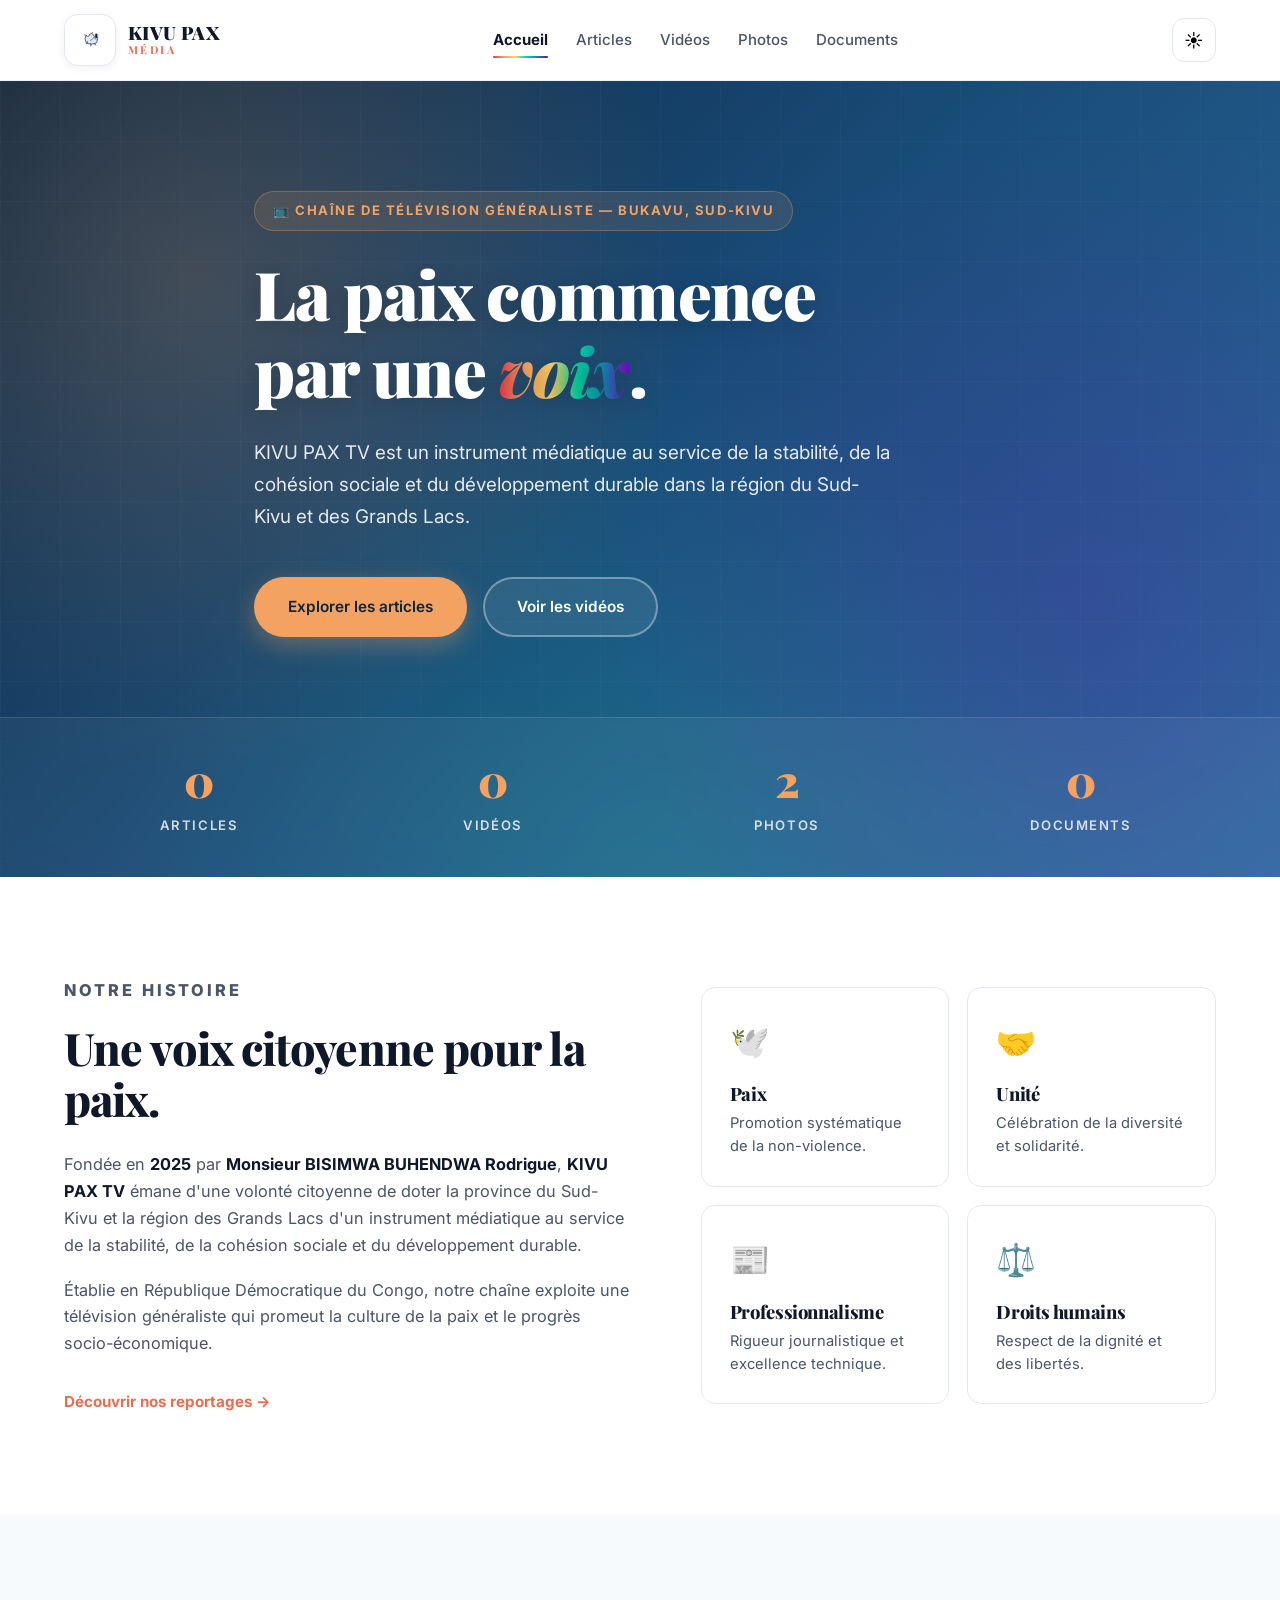
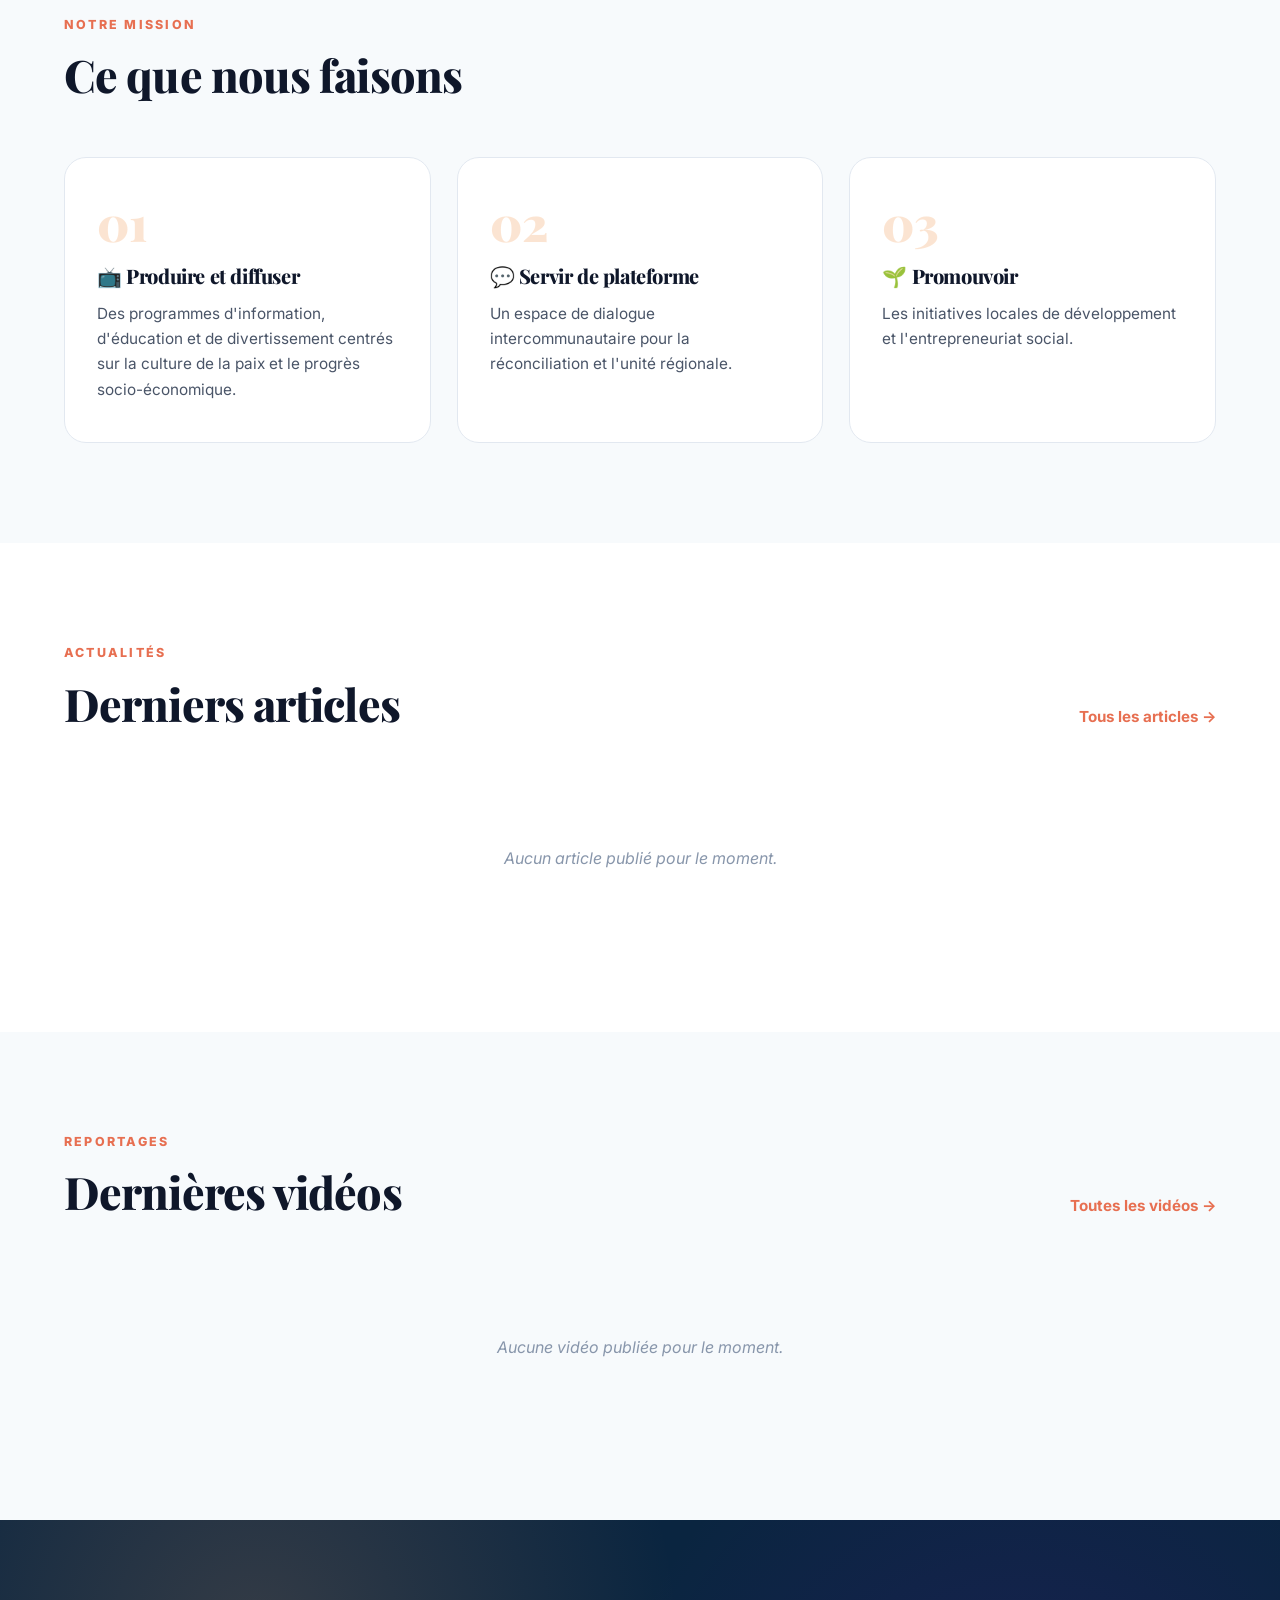
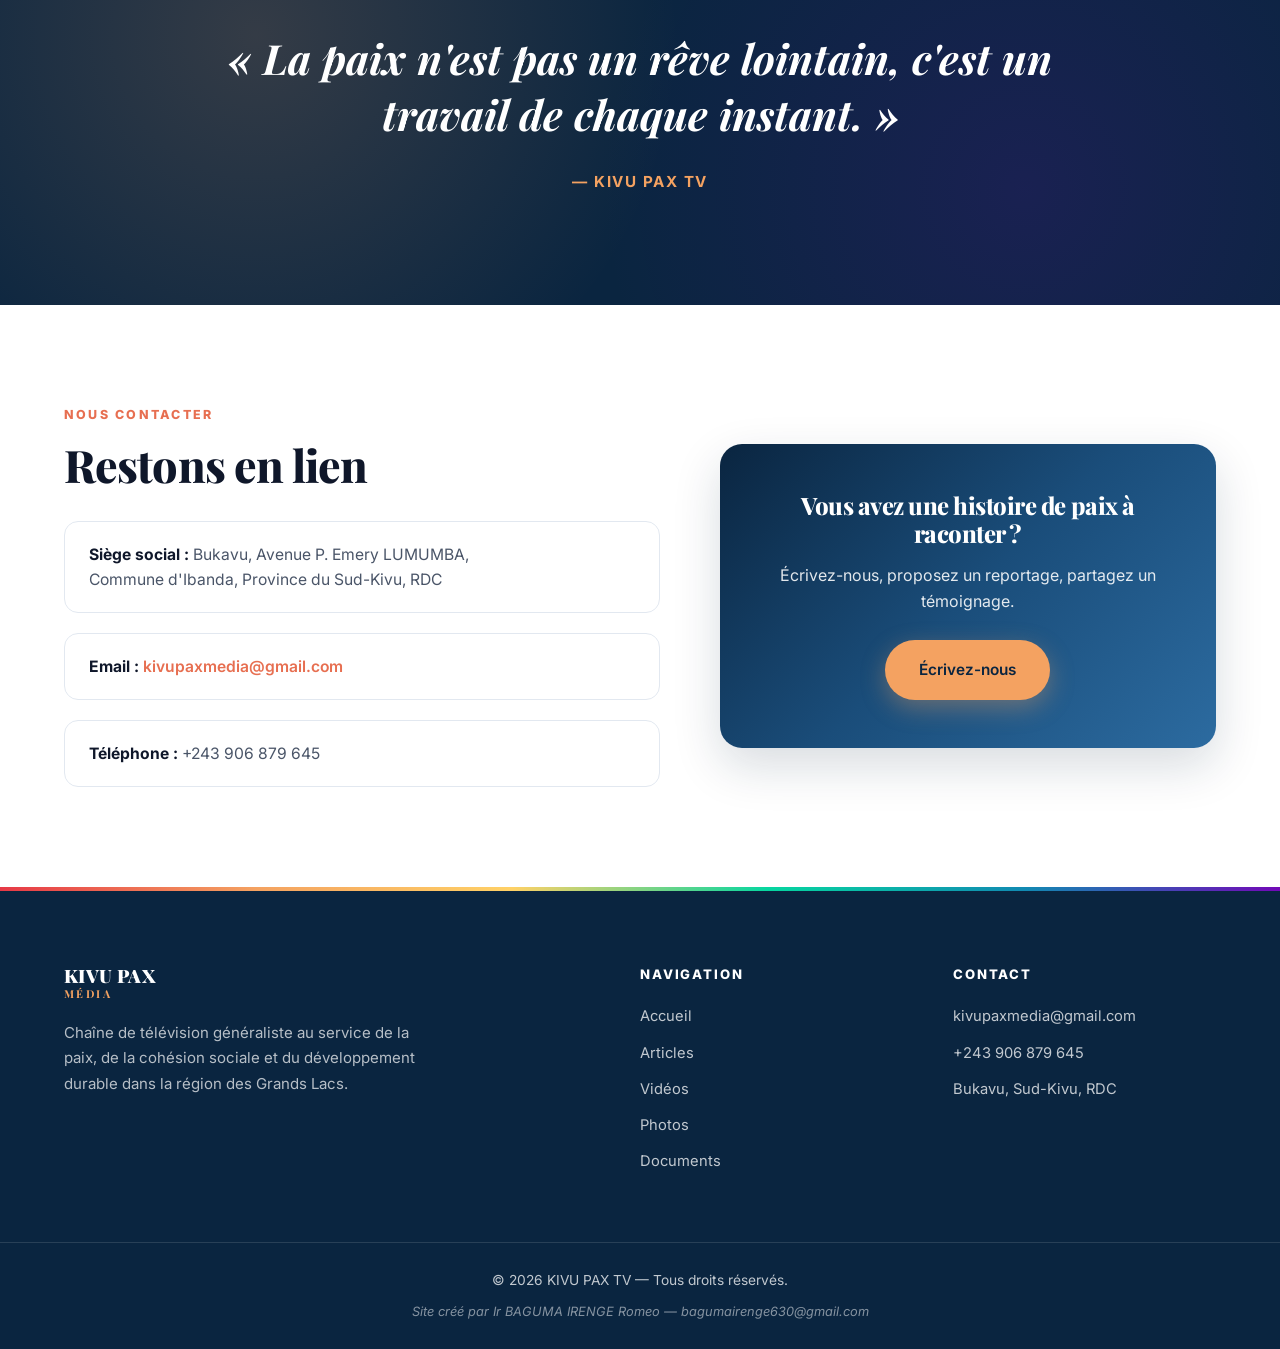
<file: index.html>
<!DOCTYPE html>
<html lang="fr" data-theme="light">
<head>
  <meta charset="UTF-8">
  <meta name="viewport" content="width=device-width, initial-scale=1.0">
  <title>KIVU PAX TV — La voix de la paix au Kivu</title>
  <meta name="description" content="KIVU PAX TV, chaîne de télévision généraliste basée à Bukavu, au service de la paix, de la cohésion sociale et du développement durable.">
  <link rel="preconnect" href="https://fonts.googleapis.com">
  <link rel="preconnect" href="https://fonts.gstatic.com" crossorigin>
  <link href="https://fonts.googleapis.com/css2?family=Inter:wght@300;400;500;600;700;800;900&family=Playfair+Display:wght@700;800;900&display=swap" rel="stylesheet">
  <link rel="stylesheet" href="css/style.css">
  <link rel="stylesheet" href="css/responsive.css">
</head>
<body>

  <header class="site-header">
    <div class="container header-inner">
      <a href="index.html" class="logo">
        <span class="logo-mark" aria-hidden="true">
          <svg viewBox="0 0 80 80" xmlns="http://www.w3.org/2000/svg">
            <path d="M 30 45 Q 25 35 30 28 Q 33 32 36 30 Q 38 24 42 24 Q 46 24 48 30 Q 51 32 54 28 Q 59 35 54 45 Q 50 48 42 48 Q 34 48 30 45 Z" fill="#e2e8f0" stroke="#0a2540" stroke-width="1.5" stroke-linejoin="round"/>
            <path d="M 42 24 Q 43 21 45 21 Q 44 23 43 24 Z" fill="#0a2540"/>
            <circle cx="44" cy="22" r="0.8" fill="#0a2540"/>
            <path d="M 46 26 L 49 25 L 49 27 Z" fill="#f4a261"/>
            <path d="M 30 28 Q 28 26 26 27 Q 28 29 30 30 Z" fill="#e2e8f0" stroke="#0a2540" stroke-width="1"/>
            <path d="M 33 42 L 30 48 L 34 46 Z" fill="#cbd5e1" stroke="#0a2540" stroke-width="1"/>
            <path d="M 40 47 L 40 53 L 43 50 Z" fill="#cbd5e1" stroke="#0a2540" stroke-width="1"/>
            <path d="M 48 46 L 52 51 L 50 47 Z" fill="#cbd5e1" stroke="#0a2540" stroke-width="1"/>
            <rect x="51" y="24" width="4" height="11" rx="1.8" fill="#0a2540"/>
            <line x1="55" y1="26" x2="58" y2="26" stroke="#0a2540" stroke-width="1"/>
            <line x1="55" y1="29" x2="58" y2="29" stroke="#0a2540" stroke-width="1"/>
            <line x1="55" y1="32" x2="58" y2="32" stroke="#0a2540" stroke-width="1"/>
            <path d="M 48 33 Q 45 38 40 40" fill="none" stroke="#0a2540" stroke-width="1.2" stroke-linecap="round"/>
            <path d="M 48 33 Q 50 37 53 38" fill="none" stroke="#0a2540" stroke-width="1.2" stroke-linecap="round"/>
          </svg>
        </span>
        <span class="logo-text"><strong>KIVU PAX</strong><em>Média</em></span>
      </a>
      <nav class="main-nav" id="mainNav">
        <a href="index.html" class="active">Accueil</a>
        <a href="articles.html">Articles</a>
        <a href="videos.html">Vidéos</a>
        <a href="photos.html">Photos</a>
        <a href="documents.html">Documents</a>
      </nav>
      <div class="header-actions">
        <button class="theme-toggle" id="themeToggle" aria-label="Mode sombre/clair">
          <span class="icon-sun">☀</span>
          <span class="icon-moon">🌙</span>
        </button>
        <button class="menu-toggle" id="menuToggle" aria-label="Menu">☰</button>
      </div>
    </div>
  </header>

  <section class="hero">
    <div class="hero-bg"></div>
    <div class="container hero-content">
      <p class="hero-tag">📺 Chaîne de télévision généraliste — Bukavu, Sud-Kivu</p>
      <h1 class="hero-title">La paix commence<br>par une <span class="text-gradient">voix</span>.</h1>
      <p class="hero-sub">KIVU PAX TV est un instrument médiatique au service de la stabilité, de la cohésion sociale et du développement durable dans la région du Sud-Kivu et des Grands Lacs.</p>
      <div class="hero-actions">
        <a href="articles.html" class="btn btn-primary">Explorer les articles</a>
        <a href="videos.html" class="btn btn-ghost">Voir les vidéos</a>
      </div>
    </div>
    <div class="hero-stats">
      <div class="container stats-grid">
        <div class="stat"><strong id="statArticles">0</strong><span>Articles</span></div>
        <div class="stat"><strong id="statVideos">0</strong><span>Vidéos</span></div>
        <div class="stat"><strong id="statPhotos">0</strong><span>Photos</span></div>
        <div class="stat"><strong id="statDocuments">0</strong><span>Documents</span></div>
      </div>
    </div>
  </section>

  <section class="section">
    <div class="container about-grid">
      <div class="about-text">
        <p class="eyebrow">Notre histoire</p>
        <h2>Une voix citoyenne pour la paix.</h2>
        <p>Fondée en <strong>2025</strong> par <strong>Monsieur BISIMWA BUHENDWA Rodrigue</strong>, <strong>KIVU PAX TV</strong> émane d'une volonté citoyenne de doter la province du Sud-Kivu et la région des Grands Lacs d'un instrument médiatique au service de la stabilité, de la cohésion sociale et du développement durable.</p>
        <p>Établie en République Démocratique du Congo, notre chaîne exploite une télévision généraliste qui promeut la culture de la paix et le progrès socio-économique.</p>
        <a href="articles.html" class="link-arrow">Découvrir nos reportages →</a>
      </div>
      <div class="about-cards">
        <div class="feature-card"><div class="feature-icon">🕊️</div><h3>Paix</h3><p>Promotion systématique de la non-violence.</p></div>
        <div class="feature-card"><div class="feature-icon">🤝</div><h3>Unité</h3><p>Célébration de la diversité et solidarité.</p></div>
        <div class="feature-card"><div class="feature-icon">📰</div><h3>Professionnalisme</h3><p>Rigueur journalistique et excellence technique.</p></div>
        <div class="feature-card"><div class="feature-icon">⚖️</div><h3>Droits humains</h3><p>Respect de la dignité et des libertés.</p></div>
      </div>
    </div>
  </section>

  <section class="section section-alt">
    <div class="container">
      <div class="section-head">
        <div><p class="eyebrow">Notre mission</p><h2>Ce que nous faisons</h2></div>
      </div>
      <div class="mission-grid">
        <div class="mission-card"><span class="mission-num">01</span><h3>📺 Produire et diffuser</h3><p>Des programmes d'information, d'éducation et de divertissement centrés sur la culture de la paix et le progrès socio-économique.</p></div>
        <div class="mission-card"><span class="mission-num">02</span><h3>💬 Servir de plateforme</h3><p>Un espace de dialogue intercommunautaire pour la réconciliation et l'unité régionale.</p></div>
        <div class="mission-card"><span class="mission-num">03</span><h3>🌱 Promouvoir</h3><p>Les initiatives locales de développement et l'entrepreneuriat social.</p></div>
      </div>
    </div>
  </section>

  <section class="section">
    <div class="container">
      <div class="section-head">
        <div><p class="eyebrow">Actualités</p><h2>Derniers articles</h2></div>
        <a href="articles.html" class="link-arrow">Tous les articles →</a>
      </div>
      <div class="card-grid" id="homeArticles"><p class="empty-msg">Chargement des articles…</p></div>
    </div>
  </section>

  <section class="section section-alt">
    <div class="container">
      <div class="section-head">
        <div><p class="eyebrow">Reportages</p><h2>Dernières vidéos</h2></div>
        <a href="videos.html" class="link-arrow">Toutes les vidéos →</a>
      </div>
      <div class="card-grid" id="homeVideos"><p class="empty-msg">Chargement des vidéos…</p></div>
    </div>
  </section>

  <section class="quote-section">
    <div class="container">
      <blockquote>« La paix n'est pas un rêve lointain, c'est un travail de chaque instant. »</blockquote>
      <cite>— KIVU PAX TV</cite>
    </div>
  </section>

  <section class="section">
    <div class="container contact-grid">
      <div class="contact-info">
        <p class="eyebrow">Nous contacter</p>
        <h2>Restons en lien</h2>
        <ul class="contact-list">
          <li><strong>Siège social :</strong> Bukavu, Avenue P. Emery LUMUMBA,<br>Commune d'Ibanda, Province du Sud-Kivu, RDC</li>
          <li><strong>Email :</strong> <a href="mailto:kivupaxmedia@gmail.com">kivupaxmedia@gmail.com</a></li>
          <li><strong>Téléphone :</strong> +243 906 879 645</li>
        </ul>
      </div>
      <div class="contact-cta">
        <h3>Vous avez une histoire de paix à raconter ?</h3>
        <p>Écrivez-nous, proposez un reportage, partagez un témoignage.</p>
        <a href="mailto:kivupaxmedia@gmail.com" class="btn btn-primary">Écrivez-nous</a>
      </div>
    </div>
  </section>

  <footer class="site-footer">
    <div class="container footer-grid">
      <div>
        <a href="index.html" class="logo logo-footer"><span class="logo-text"><strong>KIVU PAX</strong><em>Média</em></span></a>
        <p class="footer-desc">Chaîne de télévision généraliste au service de la paix, de la cohésion sociale et du développement durable dans la région des Grands Lacs.</p>
      </div>
      <div>
        <h4>Navigation</h4>
        <ul>
          <li><a href="index.html">Accueil</a></li>
          <li><a href="articles.html">Articles</a></li>
          <li><a href="videos.html">Vidéos</a></li>
          <li><a href="photos.html">Photos</a></li>
          <li><a href="documents.html">Documents</a></li>
        </ul>
      </div>
      <div>
        <h4>Contact</h4>
        <ul>
          <li>kivupaxmedia@gmail.com</li>
          <li>+243 906 879 645</li>
          <li>Bukavu, Sud-Kivu, RDC</li>
        </ul>
      </div>
    </div>
    <div class="footer-bottom">
      <p>© 2026 KIVU PAX TV — Tous droits réservés.</p>
      <p class="credit">Site créé par Ir BAGUMA IRENGE Romeo — bagumairenge630@gmail.com</p>
    </div>
  </footer>

  <script src="js/script.js"></script>
</body>
</html>
</file>
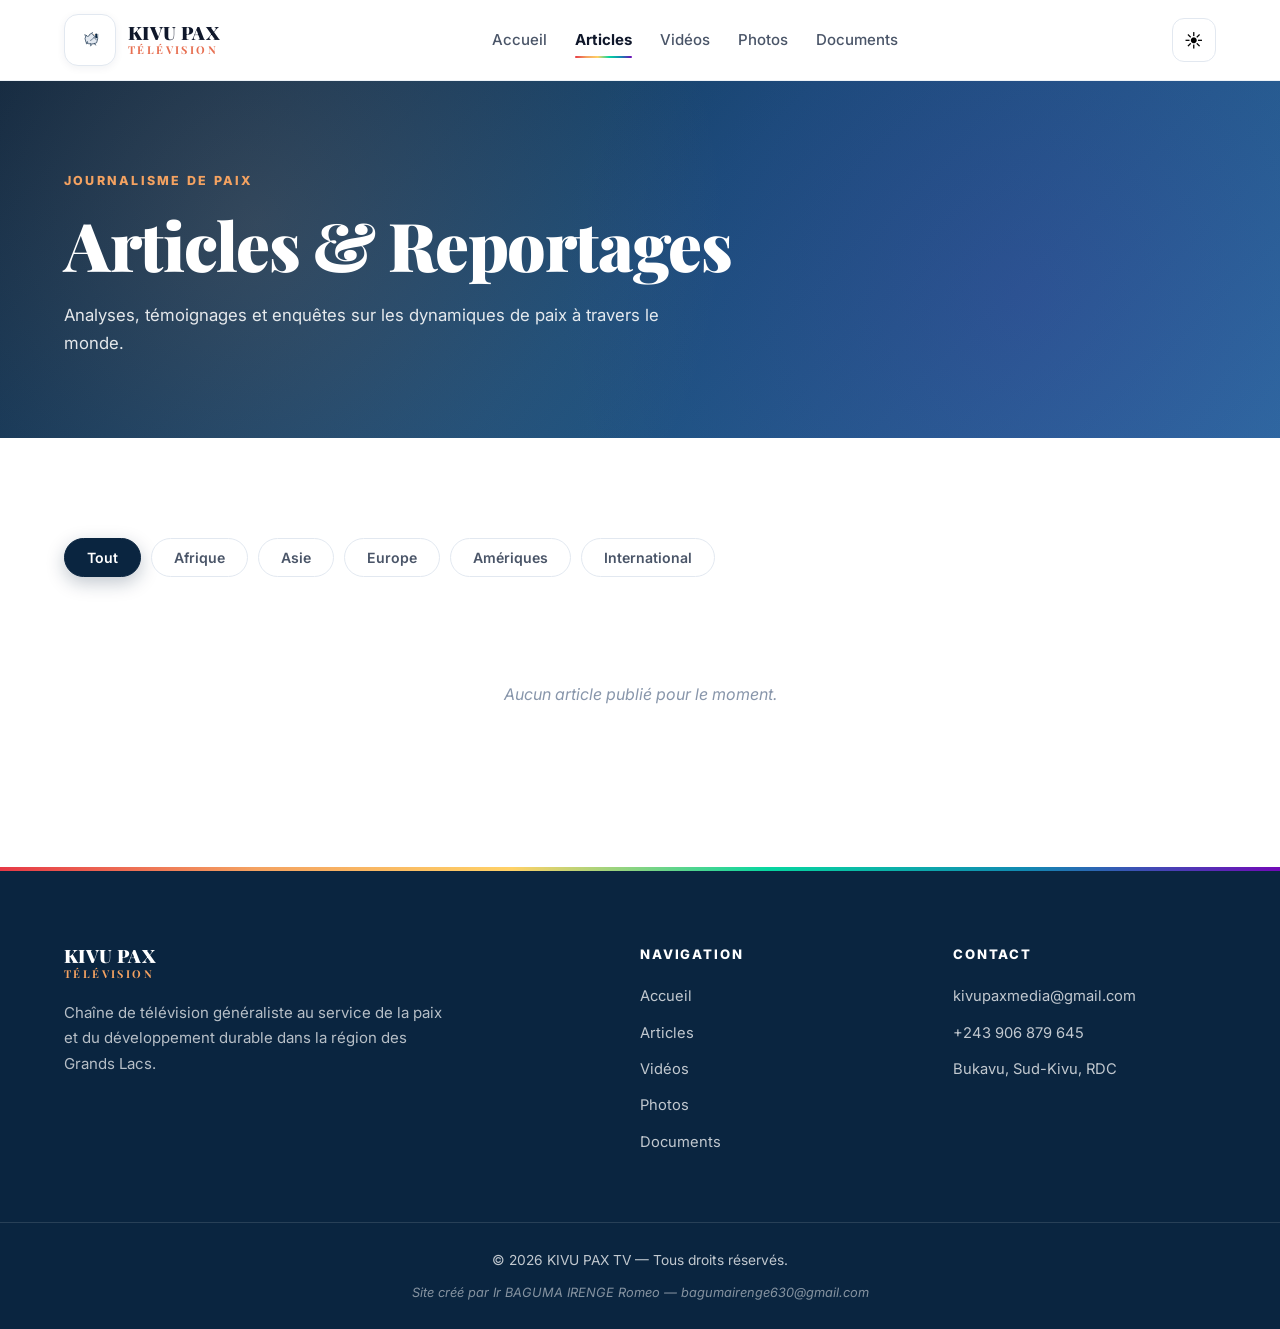
<file: articles.html>
<!DOCTYPE html>
<html lang="fr" data-theme="light">
<head>
  <meta charset="UTF-8">
  <meta name="viewport" content="width=device-width, initial-scale=1.0">
  <title>Articles — KIVU PAX TV</title>
  <meta name="description" content="Tous les articles et reportages de KIVU PAX TV sur la paix, la cohésion sociale et le développement au Kivu.">
  <link rel="preconnect" href="https://fonts.googleapis.com">
  <link rel="preconnect" href="https://fonts.gstatic.com" crossorigin>
  <link href="https://fonts.googleapis.com/css2?family=Inter:wght@300;400;500;600;700;800;900&family=Playfair+Display:wght@700;800;900&display=swap" rel="stylesheet">
  <link rel="stylesheet" href="css/style.css">
  <link rel="stylesheet" href="css/responsive.css">
</head>
<body>

  <header class="site-header">
    <div class="container header-inner">
      <a href="index.html" class="logo">
        <span class="logo-mark" aria-hidden="true">
          <svg viewBox="0 0 80 80" xmlns="http://www.w3.org/2000/svg">
            <path d="M 30 45 Q 25 35 30 28 Q 33 32 36 30 Q 38 24 42 24 Q 46 24 48 30 Q 51 32 54 28 Q 59 35 54 45 Q 50 48 42 48 Q 34 48 30 45 Z" fill="#e2e8f0" stroke="#0a2540" stroke-width="1.5" stroke-linejoin="round"/>
            <path d="M 42 24 Q 43 21 45 21 Q 44 23 43 24 Z" fill="#0a2540"/>
            <circle cx="44" cy="22" r="0.8" fill="#0a2540"/>
            <path d="M 46 26 L 49 25 L 49 27 Z" fill="#f4a261"/>
            <path d="M 30 28 Q 28 26 26 27 Q 28 29 30 30 Z" fill="#e2e8f0" stroke="#0a2540" stroke-width="1"/>
            <path d="M 33 42 L 30 48 L 34 46 Z" fill="#cbd5e1" stroke="#0a2540" stroke-width="1"/>
            <path d="M 40 47 L 40 53 L 43 50 Z" fill="#cbd5e1" stroke="#0a2540" stroke-width="1"/>
            <path d="M 48 46 L 52 51 L 50 47 Z" fill="#cbd5e1" stroke="#0a2540" stroke-width="1"/>
            <rect x="51" y="24" width="4" height="11" rx="1.8" fill="#0a2540"/>
            <line x1="55" y1="26" x2="58" y2="26" stroke="#0a2540" stroke-width="1"/>
            <line x1="55" y1="29" x2="58" y2="29" stroke="#0a2540" stroke-width="1"/>
            <line x1="55" y1="32" x2="58" y2="32" stroke="#0a2540" stroke-width="1"/>
            <path d="M 48 33 Q 45 38 40 40" fill="none" stroke="#0a2540" stroke-width="1.2" stroke-linecap="round"/>
            <path d="M 48 33 Q 50 37 53 38" fill="none" stroke="#0a2540" stroke-width="1.2" stroke-linecap="round"/>
          </svg>
        </span>
        <span class="logo-text"><strong>KIVU PAX</strong><em>Télévision</em></span>
      </a>
      <nav class="main-nav" id="mainNav">
        <a href="index.html">Accueil</a>
        <a href="articles.html" class="active">Articles</a>
        <a href="videos.html">Vidéos</a>
        <a href="photos.html">Photos</a>
        <a href="documents.html">Documents</a>
      </nav>
      <div class="header-actions">
        <button class="theme-toggle" id="themeToggle" aria-label="Mode sombre/clair">
          <span class="icon-sun">☀</span><span class="icon-moon">🌙</span>
        </button>
        <button class="menu-toggle" id="menuToggle" aria-label="Menu">☰</button>
      </div>
    </div>
  </header>

  <section class="page-hero">
    <div class="container">
      <p class="eyebrow">Journalisme de paix</p>
      <h1>Articles & Reportages</h1>
      <p class="page-sub">Analyses, témoignages et enquêtes sur les dynamiques de paix à travers le monde.</p>
    </div>
  </section>

  <section class="section">
    <div class="container">
      <div class="filters">
        <button class="filter-btn active" data-filter="all">Tout</button>
        <button class="filter-btn" data-filter="afrique">Afrique</button>
        <button class="filter-btn" data-filter="asie">Asie</button>
        <button class="filter-btn" data-filter="europe">Europe</button>
        <button class="filter-btn" data-filter="ameriques">Amériques</button>
        <button class="filter-btn" data-filter="international">International</button>
      </div>
      <div class="card-grid" id="liste-articles"><p class="empty-msg">Chargement des articles…</p></div>
    </div>
  </section>

  <footer class="site-footer">
    <div class="container footer-grid">
      <div>
        <a href="index.html" class="logo logo-footer"><span class="logo-text"><strong>KIVU PAX</strong><em>Télévision</em></span></a>
        <p class="footer-desc">Chaîne de télévision généraliste au service de la paix et du développement durable dans la région des Grands Lacs.</p>
      </div>
      <div>
        <h4>Navigation</h4>
        <ul>
          <li><a href="index.html">Accueil</a></li>
          <li><a href="articles.html">Articles</a></li>
          <li><a href="videos.html">Vidéos</a></li>
          <li><a href="photos.html">Photos</a></li>
          <li><a href="documents.html">Documents</a></li>
        </ul>
      </div>
      <div>
        <h4>Contact</h4>
        <ul>
          <li>kivupaxmedia@gmail.com</li>
          <li>+243 906 879 645</li>
          <li>Bukavu, Sud-Kivu, RDC</li>
        </ul>
      </div>
    </div>
    <div class="footer-bottom">
      <p>© 2026 KIVU PAX TV — Tous droits réservés.</p>
      <p class="credit">Site créé par Ir BAGUMA IRENGE Romeo — bagumairenge630@gmail.com</p>
    </div>
  </footer>

  <script src="js/script.js"></script>
</body>
</html>
</file>
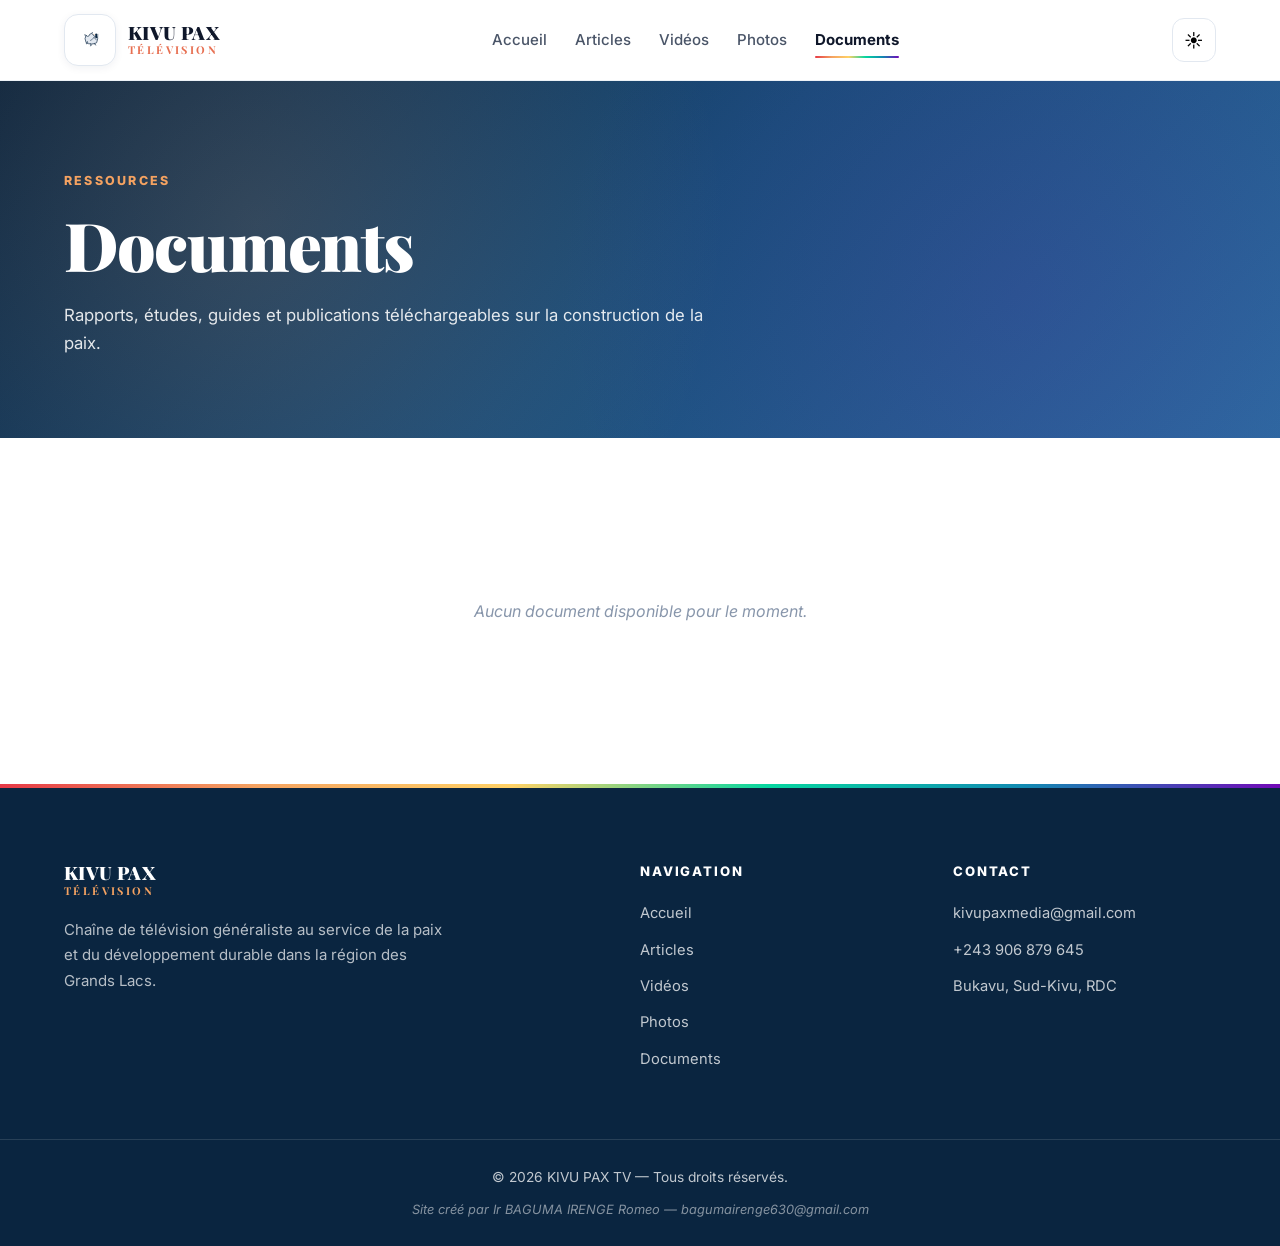
<file: documents.html>
<!DOCTYPE html>
<html lang="fr" data-theme="light">
<head>
  <meta charset="UTF-8">
  <meta name="viewport" content="width=device-width, initial-scale=1.0">
  <title>Documents — KIVU PAX TV</title>
  <meta name="description" content="Rapports, études, guides et publications téléchargeables de KIVU PAX TV.">
  <link rel="preconnect" href="https://fonts.googleapis.com">
  <link rel="preconnect" href="https://fonts.gstatic.com" crossorigin>
  <link href="https://fonts.googleapis.com/css2?family=Inter:wght@300;400;500;600;700;800;900&family=Playfair+Display:wght@700;800;900&display=swap" rel="stylesheet">
  <link rel="stylesheet" href="css/style.css">
  <link rel="stylesheet" href="css/responsive.css">
</head>
<body>

  <header class="site-header">
    <div class="container header-inner">
      <a href="index.html" class="logo">
        <span class="logo-mark" aria-hidden="true">
          <svg viewBox="0 0 80 80" xmlns="http://www.w3.org/2000/svg">
            <path d="M 30 45 Q 25 35 30 28 Q 33 32 36 30 Q 38 24 42 24 Q 46 24 48 30 Q 51 32 54 28 Q 59 35 54 45 Q 50 48 42 48 Q 34 48 30 45 Z" fill="#e2e8f0" stroke="#0a2540" stroke-width="1.5" stroke-linejoin="round"/>
            <path d="M 42 24 Q 43 21 45 21 Q 44 23 43 24 Z" fill="#0a2540"/>
            <circle cx="44" cy="22" r="0.8" fill="#0a2540"/>
            <path d="M 46 26 L 49 25 L 49 27 Z" fill="#f4a261"/>
            <path d="M 30 28 Q 28 26 26 27 Q 28 29 30 30 Z" fill="#e2e8f0" stroke="#0a2540" stroke-width="1"/>
            <path d="M 33 42 L 30 48 L 34 46 Z" fill="#cbd5e1" stroke="#0a2540" stroke-width="1"/>
            <path d="M 40 47 L 40 53 L 43 50 Z" fill="#cbd5e1" stroke="#0a2540" stroke-width="1"/>
            <path d="M 48 46 L 52 51 L 50 47 Z" fill="#cbd5e1" stroke="#0a2540" stroke-width="1"/>
            <rect x="51" y="24" width="4" height="11" rx="1.8" fill="#0a2540"/>
            <line x1="55" y1="26" x2="58" y2="26" stroke="#0a2540" stroke-width="1"/>
            <line x1="55" y1="29" x2="58" y2="29" stroke="#0a2540" stroke-width="1"/>
            <line x1="55" y1="32" x2="58" y2="32" stroke="#0a2540" stroke-width="1"/>
            <path d="M 48 33 Q 45 38 40 40" fill="none" stroke="#0a2540" stroke-width="1.2" stroke-linecap="round"/>
            <path d="M 48 33 Q 50 37 53 38" fill="none" stroke="#0a2540" stroke-width="1.2" stroke-linecap="round"/>
          </svg>
        </span>
        <span class="logo-text"><strong>KIVU PAX</strong><em>Télévision</em></span>
      </a>
      <nav class="main-nav" id="mainNav">
        <a href="index.html">Accueil</a>
        <a href="articles.html">Articles</a>
        <a href="videos.html">Vidéos</a>
        <a href="photos.html">Photos</a>
        <a href="documents.html" class="active">Documents</a>
      </nav>
      <div class="header-actions">
        <button class="theme-toggle" id="themeToggle" aria-label="Mode sombre/clair">
          <span class="icon-sun">☀</span><span class="icon-moon">🌙</span>
        </button>
        <button class="menu-toggle" id="menuToggle" aria-label="Menu">☰</button>
      </div>
    </div>
  </header>

  <section class="page-hero">
    <div class="container">
      <p class="eyebrow">Ressources</p>
      <h1>Documents</h1>
      <p class="page-sub">Rapports, études, guides et publications téléchargeables sur la construction de la paix.</p>
    </div>
  </section>

  <section class="section">
    <div class="container">
      <div class="doc-list" id="liste-documents">
        <p class="empty-msg">Chargement des documents…</p>
      </div>
    </div>
  </section>

  <footer class="site-footer">
    <div class="container footer-grid">
      <div>
        <a href="index.html" class="logo logo-footer"><span class="logo-text"><strong>KIVU PAX</strong><em>Télévision</em></span></a>
        <p class="footer-desc">Chaîne de télévision généraliste au service de la paix et du développement durable dans la région des Grands Lacs.</p>
      </div>
      <div>
        <h4>Navigation</h4>
        <ul>
          <li><a href="index.html">Accueil</a></li>
          <li><a href="articles.html">Articles</a></li>
          <li><a href="videos.html">Vidéos</a></li>
          <li><a href="photos.html">Photos</a></li>
          <li><a href="documents.html">Documents</a></li>
        </ul>
      </div>
      <div>
        <h4>Contact</h4>
        <ul>
          <li>kivupaxmedia@gmail.com</li>
          <li>+243 906 879 645</li>
          <li>Bukavu, Sud-Kivu, RDC</li>
        </ul>
      </div>
    </div>
    <div class="footer-bottom">
      <p>© 2026 KIVU PAX TV — Tous droits réservés.</p>
      <p class="credit">Site créé par Ir BAGUMA IRENGE Romeo — bagumairenge630@gmail.com</p>
    </div>
  </footer>

  <script src="js/script.js"></script>
</body>
</html>
</file>
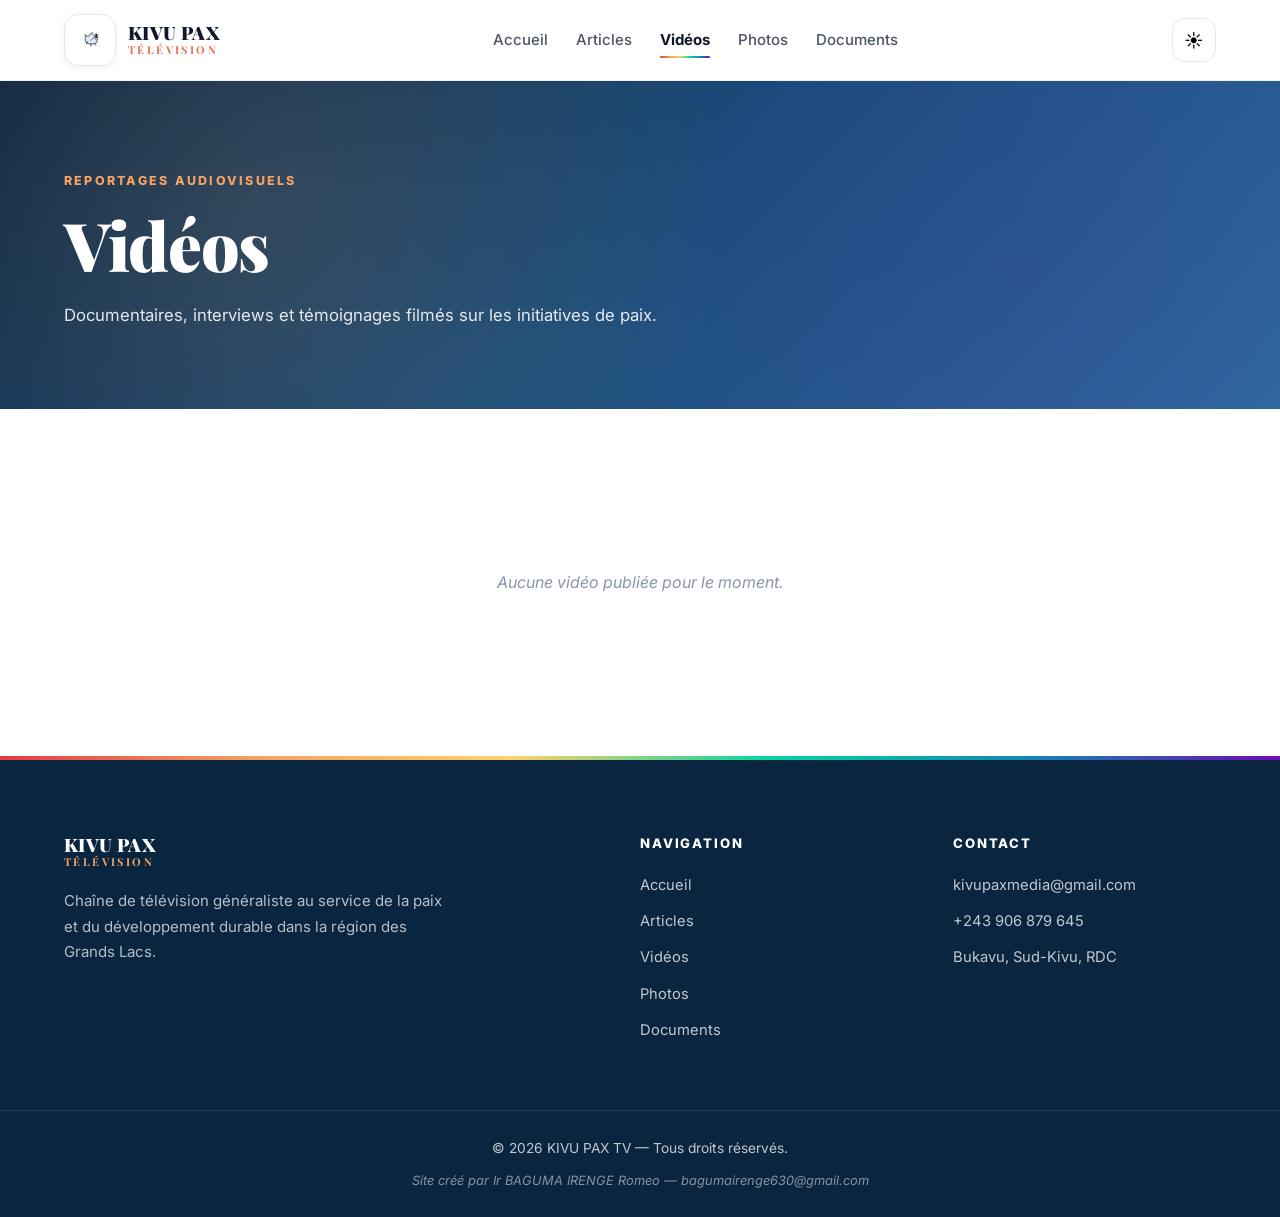
<file: videos.html>
<!DOCTYPE html>
<html lang="fr" data-theme="light">
<head>
  <meta charset="UTF-8">
  <meta name="viewport" content="width=device-width, initial-scale=1.0">
  <title>Vidéos — KIVU PAX TV</title>
  <meta name="description" content="Reportages audiovisuels, documentaires et interviews de KIVU PAX TV.">
  <link rel="preconnect" href="https://fonts.googleapis.com">
  <link rel="preconnect" href="https://fonts.gstatic.com" crossorigin>
  <link href="https://fonts.googleapis.com/css2?family=Inter:wght@300;400;500;600;700;800;900&family=Playfair+Display:wght@700;800;900&display=swap" rel="stylesheet">
  <link rel="stylesheet" href="css/style.css">
  <link rel="stylesheet" href="css/responsive.css">
</head>
<body>

  <header class="site-header">
    <div class="container header-inner">
      <a href="index.html" class="logo">
        <span class="logo-mark" aria-hidden="true">
          <svg viewBox="0 0 80 80" xmlns="http://www.w3.org/2000/svg">
            <path d="M 30 45 Q 25 35 30 28 Q 33 32 36 30 Q 38 24 42 24 Q 46 24 48 30 Q 51 32 54 28 Q 59 35 54 45 Q 50 48 42 48 Q 34 48 30 45 Z" fill="#e2e8f0" stroke="#0a2540" stroke-width="1.5" stroke-linejoin="round"/>
            <path d="M 42 24 Q 43 21 45 21 Q 44 23 43 24 Z" fill="#0a2540"/>
            <circle cx="44" cy="22" r="0.8" fill="#0a2540"/>
            <path d="M 46 26 L 49 25 L 49 27 Z" fill="#f4a261"/>
            <path d="M 30 28 Q 28 26 26 27 Q 28 29 30 30 Z" fill="#e2e8f0" stroke="#0a2540" stroke-width="1"/>
            <path d="M 33 42 L 30 48 L 34 46 Z" fill="#cbd5e1" stroke="#0a2540" stroke-width="1"/>
            <path d="M 40 47 L 40 53 L 43 50 Z" fill="#cbd5e1" stroke="#0a2540" stroke-width="1"/>
            <path d="M 48 46 L 52 51 L 50 47 Z" fill="#cbd5e1" stroke="#0a2540" stroke-width="1"/>
            <rect x="51" y="24" width="4" height="11" rx="1.8" fill="#0a2540"/>
            <line x1="55" y1="26" x2="58" y2="26" stroke="#0a2540" stroke-width="1"/>
            <line x1="55" y1="29" x2="58" y2="29" stroke="#0a2540" stroke-width="1"/>
            <line x1="55" y1="32" x2="58" y2="32" stroke="#0a2540" stroke-width="1"/>
            <path d="M 48 33 Q 45 38 40 40" fill="none" stroke="#0a2540" stroke-width="1.2" stroke-linecap="round"/>
            <path d="M 48 33 Q 50 37 53 38" fill="none" stroke="#0a2540" stroke-width="1.2" stroke-linecap="round"/>
          </svg>
        </span>
        <span class="logo-text"><strong>KIVU PAX</strong><em>Télévision</em></span>
      </a>
      <nav class="main-nav" id="mainNav">
        <a href="index.html">Accueil</a>
        <a href="articles.html">Articles</a>
        <a href="videos.html" class="active">Vidéos</a>
        <a href="photos.html">Photos</a>
        <a href="documents.html">Documents</a>
      </nav>
      <div class="header-actions">
        <button class="theme-toggle" id="themeToggle" aria-label="Mode sombre/clair">
          <span class="icon-sun">☀</span><span class="icon-moon">🌙</span>
        </button>
        <button class="menu-toggle" id="menuToggle" aria-label="Menu">☰</button>
      </div>
    </div>
  </header>

  <section class="page-hero">
    <div class="container">
      <p class="eyebrow">Reportages audiovisuels</p>
      <h1>Vidéos</h1>
      <p class="page-sub">Documentaires, interviews et témoignages filmés sur les initiatives de paix.</p>
    </div>
  </section>

  <section class="section">
    <div class="container">
      <div class="card-grid" id="liste-videos"><p class="empty-msg">Chargement des vidéos…</p></div>
    </div>
  </section>

  <footer class="site-footer">
    <div class="container footer-grid">
      <div>
        <a href="index.html" class="logo logo-footer"><span class="logo-text"><strong>KIVU PAX</strong><em>Télévision</em></span></a>
        <p class="footer-desc">Chaîne de télévision généraliste au service de la paix et du développement durable dans la région des Grands Lacs.</p>
      </div>
      <div>
        <h4>Navigation</h4>
        <ul>
          <li><a href="index.html">Accueil</a></li>
          <li><a href="articles.html">Articles</a></li>
          <li><a href="videos.html">Vidéos</a></li>
          <li><a href="photos.html">Photos</a></li>
          <li><a href="documents.html">Documents</a></li>
        </ul>
      </div>
      <div>
        <h4>Contact</h4>
        <ul>
          <li>kivupaxmedia@gmail.com</li>
          <li>+243 906 879 645</li>
          <li>Bukavu, Sud-Kivu, RDC</li>
        </ul>
      </div>
    </div>
    <div class="footer-bottom">
      <p>© 2026 KIVU PAX TV — Tous droits réservés.</p>
      <p class="credit">Site créé par Ir BAGUMA IRENGE Romeo — bagumairenge630@gmail.com</p>
    </div>
  </footer>

  <script src="js/script.js"></script>
</body>
</html>
</file>
<file: css/style.css>
/* ==========================================================================
   KIVU PAX TV — Feuille de style principale
   Design premium avec mode sombre/clair automatique
   ========================================================================== */

/* ===== RESET & VARIABLES ===== */
*, *::before, *::after { margin: 0; padding: 0; box-sizing: border-box; }

:root {
  /* Couleurs — mode clair */
  --bg: #ffffff;
  --bg-alt: #f7fafc;
  --bg-elevated: #ffffff;
  --text: #0f172a;
  --text-soft: #4a5568;
  --text-muted: #8896ab;
  --border: #e2e8f0;
  --border-soft: #edf2f7;

  --primary: #0a2540;
  --primary-mid: #1a4d7a;
  --primary-light: #e8f1f8;

  --accent: #f4a261;
  --accent-dark: #e76f51;
  --accent-light: #ffedd5;

  --gradient-rainbow: linear-gradient(90deg, #e63946 0%, #f4a261 20%, #ffd166 40%, #06d6a0 60%, #118ab2 80%, #7209b7 100%);
  --gradient-hero: linear-gradient(135deg, #0a2540 0%, #1a4d7a 50%, #2c6ba0 100%);

  --radius: 14px;
  --radius-lg: 22px;
  --radius-full: 999px;

  --shadow-sm: 0 2px 8px rgba(10, 37, 64, 0.06);
  --shadow: 0 6px 24px rgba(10, 37, 64, 0.10);
  --shadow-lg: 0 18px 48px rgba(10, 37, 64, 0.16);

  --transition: 0.28s cubic-bezier(0.4, 0, 0.2, 1);
}

[data-theme="dark"] {
  --bg: #0a0f1a;
  --bg-alt: #0f1726;
  --bg-elevated: #151d2e;
  --text: #e8eef7;
  --text-soft: #a0aec0;
  --text-muted: #6b7a90;
  --border: #1f2a3d;
  --border-soft: #182233;

  --primary: #1a4d7a;
  --primary-mid: #4a90c4;
  --primary-light: #142435;

  --accent: #f4a261;
  --accent-dark: #ffb87a;
  --accent-light: #2a1f14;

  --gradient-hero: linear-gradient(135deg, #060b14 0%, #0f1f33 50%, #16334f 100%);

  --shadow-sm: 0 2px 8px rgba(0, 0, 0, 0.3);
  --shadow: 0 6px 24px rgba(0, 0, 0, 0.4);
  --shadow-lg: 0 18px 48px rgba(0, 0, 0, 0.55);
}

html { scroll-behavior: smooth; -webkit-text-size-adjust: 100%; }

body {
  font-family: 'Inter', -apple-system, BlinkMacSystemFont, sans-serif;
  color: var(--text);
  background: var(--bg);
  line-height: 1.65;
  -webkit-font-smoothing: antialiased;
  -moz-osx-font-smoothing: grayscale;
  transition: background-color var(--transition), color var(--transition);
}

img { max-width: 100%; height: auto; display: block; }
a { color: inherit; text-decoration: none; }
button { font-family: inherit; cursor: pointer; border: none; background: none; }

.container {
  max-width: 1200px;
  margin: 0 auto;
  padding: 0 24px;
  width: 100%;
}

/* ===== TYPOGRAPHIE ===== */
h1, h2, h3, h4 {
  font-family: 'Playfair Display', serif;
  font-weight: 800;
  line-height: 1.15;
  color: var(--text);
  letter-spacing: -0.02em;
}

h1 { font-size: clamp(2.4rem, 6vw, 4.2rem); font-weight: 900; }
h2 { font-size: clamp(1.9rem, 4vw, 2.8rem); }
h3 { font-size: clamp(1.15rem, 2vw, 1.4rem); }

.eyebrow {
  font-family: 'Inter', sans-serif;
  font-size: 0.78rem;
  font-weight: 800;
  text-transform: uppercase;
  letter-spacing: 0.18em;
  color: var(--accent-dark);
  margin-bottom: 14px;
}

.text-gradient {
  background: var(--gradient-rainbow);
  -webkit-background-clip: text;
  background-clip: text;
  color: transparent;
  font-style: italic;
}

/* ===== HEADER ===== */
.site-header {
  position: sticky;
  top: 0;
  z-index: 1000;
  background: color-mix(in srgb, var(--bg) 88%, transparent);
  backdrop-filter: blur(16px);
  -webkit-backdrop-filter: blur(16px);
  border-bottom: 1px solid var(--border-soft);
  transition: background-color var(--transition), border-color var(--transition);
}

.header-inner {
  display: flex;
  align-items: center;
  justify-content: space-between;
  padding: 14px 24px;
  gap: 20px;
}

.logo {
  display: flex;
  align-items: center;
  gap: 12px;
  font-family: 'Playfair Display', serif;
  transition: transform var(--transition);
}

.logo:hover { transform: translateY(-1px); }

.logo-mark {
  display: inline-flex;
  align-items: center;
  justify-content: center;
  width: 52px;
  height: 52px;
  background: var(--bg-elevated);
  border-radius: 14px;
  border: 1.5px solid var(--border);
  box-shadow: var(--shadow-sm);
  transition: all var(--transition);
}

.logo-mark svg { width: 70%; height: 70%; }
.logo:hover .logo-mark { box-shadow: var(--shadow); transform: rotate(-4deg); }

.logo-text {
  display: flex;
  flex-direction: column;
  line-height: 1;
}

.logo-text strong {
  font-size: 1.15rem;
  font-weight: 900;
  letter-spacing: 0.02em;
  color: var(--text);
}

.logo-text em {
  font-size: 0.68rem;
  font-style: normal;
  font-weight: 700;
  letter-spacing: 0.22em;
  text-transform: uppercase;
  color: var(--accent-dark);
  margin-top: 3px;
}

.main-nav {
  display: flex;
  gap: 28px;
  align-items: center;
}

.main-nav a {
  font-size: 0.94rem;
  font-weight: 500;
  color: var(--text-soft);
  position: relative;
  transition: color var(--transition);
  padding: 6px 0;
}

.main-nav a::after {
  content: '';
  position: absolute;
  bottom: 0;
  left: 0;
  width: 0;
  height: 2px;
  background: var(--gradient-rainbow);
  transition: width var(--transition);
  border-radius: 2px;
}

.main-nav a:hover { color: var(--text); }
.main-nav a:hover::after { width: 100%; }

.main-nav a.active {
  color: var(--text);
  font-weight: 700;
}

.main-nav a.active::after { width: 100%; }

.header-actions {
  display: flex;
  align-items: center;
  gap: 10px;
}

.theme-toggle {
  position: relative;
  width: 44px;
  height: 44px;
  border-radius: 12px;
  background: var(--bg-elevated);
  border: 1.5px solid var(--border);
  display: flex;
  align-items: center;
  justify-content: center;
  font-size: 1.15rem;
  transition: all var(--transition);
  overflow: hidden;
}

.theme-toggle:hover { border-color: var(--accent); transform: scale(1.05); }

.theme-toggle .icon-sun,
.theme-toggle .icon-moon {
  position: absolute;
  transition: transform var(--transition), opacity var(--transition);
}

[data-theme="light"] .theme-toggle .icon-moon { opacity: 0; transform: translateY(20px); }
[data-theme="dark"] .theme-toggle .icon-sun { opacity: 0; transform: translateY(-20px); }

.menu-toggle {
  display: none;
  width: 44px;
  height: 44px;
  border-radius: 12px;
  background: var(--bg-elevated);
  border: 1.5px solid var(--border);
  font-size: 1.4rem;
  color: var(--text);
  transition: all var(--transition);
}

.menu-toggle:hover { border-color: var(--accent); }

/* ===== HERO ===== */
.hero {
  position: relative;
  background: var(--gradient-hero);
  color: #fff;
  padding: 110px 0 0;
  overflow: hidden;
}

.hero-bg {
  position: absolute;
  inset: 0;
  background-image:
    radial-gradient(circle at 15% 25%, rgba(244, 162, 97, 0.22), transparent 40%),
    radial-gradient(circle at 85% 65%, rgba(114, 9, 183, 0.18), transparent 40%),
    radial-gradient(circle at 50% 100%, rgba(6, 214, 160, 0.15), transparent 50%);
  pointer-events: none;
}

.hero::before {
  content: '';
  position: absolute;
  inset: 0;
  background-image:
    linear-gradient(rgba(255,255,255,0.025) 1px, transparent 1px),
    linear-gradient(90deg, rgba(255,255,255,0.025) 1px, transparent 1px);
  background-size: 60px 60px;
  pointer-events: none;
}

.hero-content {
  position: relative;
  max-width: 820px;
  padding-bottom: 80px;
  z-index: 1;
}

.hero-tag {
  display: inline-block;
  font-size: 0.82rem;
  font-weight: 700;
  letter-spacing: 0.12em;
  text-transform: uppercase;
  color: var(--accent);
  margin-bottom: 24px;
  padding: 8px 18px;
  background: rgba(244, 162, 97, 0.12);
  border: 1px solid rgba(244, 162, 97, 0.3);
  border-radius: var(--radius-full);
  backdrop-filter: blur(8px);
}

.hero-title {
  color: #fff;
  margin-bottom: 28px;
  text-shadow: 0 4px 24px rgba(0,0,0,0.2);
}

.hero-sub {
  font-size: clamp(1rem, 1.5vw, 1.18rem);
  color: rgba(255, 255, 255, 0.88);
  max-width: 640px;
  margin-bottom: 44px;
  line-height: 1.7;
}

.hero-actions {
  display: flex;
  gap: 16px;
  flex-wrap: wrap;
}

/* ===== BOUTONS ===== */
.btn {
  display: inline-flex;
  align-items: center;
  gap: 8px;
  padding: 15px 32px;
  border-radius: var(--radius-full);
  font-weight: 600;
  font-size: 0.96rem;
  transition: all var(--transition);
  border: 2px solid transparent;
  cursor: pointer;
  position: relative;
  overflow: hidden;
}

.btn-primary {
  background: var(--accent);
  color: #0a2540;
  box-shadow: 0 8px 24px rgba(244, 162, 97, 0.35);
}

.btn-primary:hover {
  background: var(--accent-dark);
  transform: translateY(-3px);
  box-shadow: 0 14px 32px rgba(244, 162, 97, 0.5);
}

.btn-ghost {
  background: rgba(255, 255, 255, 0.08);
  color: #fff;
  border-color: rgba(255, 255, 255, 0.35);
  backdrop-filter: blur(10px);
}

.btn-ghost:hover {
  background: rgba(255, 255, 255, 0.15);
  border-color: #fff;
  transform: translateY(-3px);
}

/* ===== HERO STATS ===== */
.hero-stats {
  position: relative;
  background: rgba(255, 255, 255, 0.05);
  backdrop-filter: blur(16px);
  border-top: 1px solid rgba(255, 255, 255, 0.12);
  padding: 40px 0;
  z-index: 1;
}

.stats-grid {
  display: grid;
  grid-template-columns: repeat(4, 1fr);
  gap: 24px;
  text-align: center;
}

.stat strong {
  display: block;
  font-family: 'Playfair Display', serif;
  font-size: clamp(2rem, 3.5vw, 2.8rem);
  font-weight: 900;
  color: var(--accent);
  line-height: 1;
  margin-bottom: 8px;
}

.stat span {
  font-size: 0.82rem;
  color: rgba(255, 255, 255, 0.8);
  text-transform: uppercase;
  letter-spacing: 0.12em;
  font-weight: 600;
}

/* ===== SECTIONS ===== */
.section { padding: 100px 0; }
.section-alt { background: var(--bg-alt); transition: background-color var(--transition); }

.section-head {
  display: flex;
  justify-content: space-between;
  align-items: flex-end;
  margin-bottom: 56px;
  gap: 24px;
  flex-wrap: wrap;
}

.link-arrow {
  font-weight: 700;
  color: var(--accent-dark);
  font-size: 0.95rem;
  transition: all var(--transition);
  display: inline-flex;
  align-items: center;
  gap: 6px;
}

.link-arrow:hover { gap: 12px; color: var(--accent); }

/* ===== ABOUT ===== */
.about-grid {
  display: grid;
  grid-template-columns: 1.1fr 1fr;
  gap: 70px;
  align-items: center;
}

.about-text h2 { margin-bottom: 26px; }
.about-text p { color: var(--text-soft); margin-bottom: 18px; font-size: 1.02rem; }
.about-text strong { color: var(--text); font-weight: 700; }
.about-text .link-arrow { margin-top: 14px; }

.about-cards {
  display: grid;
  grid-template-columns: repeat(2, 1fr);
  gap: 18px;
}

.feature-card {
  background: var(--bg-elevated);
  border: 1px solid var(--border);
  border-radius: var(--radius);
  padding: 28px;
  transition: all var(--transition);
  position: relative;
  overflow: hidden;
}

.feature-card::before {
  content: '';
  position: absolute;
  top: 0;
  left: 0;
  width: 4px;
  height: 100%;
  background: var(--gradient-rainbow);
  opacity: 0;
  transition: opacity var(--transition);
}

.feature-card:hover {
  transform: translateY(-6px);
  box-shadow: var(--shadow-lg);
  border-color: var(--accent);
}

.feature-card:hover::before { opacity: 1; }

.feature-icon {
  font-size: 2rem;
  margin-bottom: 14px;
  display: block;
}

.feature-card h3 {
  font-size: 1.15rem;
  margin-bottom: 8px;
  color: var(--text);
}

.feature-card p {
  color: var(--text-soft);
  font-size: 0.92rem;
  line-height: 1.55;
}

/* ===== MISSION ===== */
.mission-grid {
  display: grid;
  grid-template-columns: repeat(3, 1fr);
  gap: 26px;
}

.mission-card {
  background: var(--bg-elevated);
  border: 1px solid var(--border);
  border-radius: var(--radius-lg);
  padding: 40px 32px;
  transition: all var(--transition);
  position: relative;
  overflow: hidden;
}

.mission-card:hover {
  transform: translateY(-8px);
  box-shadow: var(--shadow-lg);
  border-color: var(--accent);
}

.mission-num {
  display: block;
  font-family: 'Playfair Display', serif;
  font-size: 3rem;
  font-weight: 900;
  color: var(--accent);
  opacity: 0.28;
  line-height: 1;
  margin-bottom: 18px;
}

.mission-card h3 {
  font-size: 1.25rem;
  margin-bottom: 14px;
  color: var(--text);
}

.mission-card p {
  color: var(--text-soft);
  font-size: 0.96rem;
  line-height: 1.65;
}

/* ===== CARTES CONTENU ===== */
.card-grid {
  display: grid;
  grid-template-columns: repeat(auto-fill, minmax(320px, 1fr));
  gap: 30px;
}

.card {
  background: var(--bg-elevated);
  border-radius: var(--radius-lg);
  overflow: hidden;
  box-shadow: var(--shadow-sm);
  transition: all var(--transition);
  display: flex;
  flex-direction: column;
  border: 1px solid var(--border-soft);
}

.card:hover {
  transform: translateY(-8px);
  box-shadow: var(--shadow-lg);
  border-color: var(--accent);
}

.card-media {
  position: relative;
  aspect-ratio: 16 / 10;
  background: var(--primary-light);
  overflow: hidden;
}

.card-media img {
  width: 100%;
  height: 100%;
  object-fit: cover;
  transition: transform 0.6s cubic-bezier(0.4, 0, 0.2, 1);
}

.card:hover .card-media img { transform: scale(1.08); }

.card-category {
  position: absolute;
  top: 16px;
  left: 16px;
  background: var(--accent);
  color: #0a2540;
  padding: 6px 16px;
  border-radius: var(--radius-full);
  font-size: 0.72rem;
  font-weight: 800;
  text-transform: uppercase;
  letter-spacing: 0.08em;
  box-shadow: 0 4px 12px rgba(0,0,0,0.15);
}

.card-body {
  padding: 26px;
  display: flex;
  flex-direction: column;
  flex: 1;
}

.card-date {
  font-size: 0.82rem;
  color: var(--text-muted);
  margin-bottom: 12px;
  font-weight: 500;
  text-transform: uppercase;
  letter-spacing: 0.06em;
}

.card-body h3 {
  font-size: 1.28rem;
  margin-bottom: 14px;
  line-height: 1.3;
  color: var(--text);
}

.card-body p {
  color: var(--text-soft);
  font-size: 0.95rem;
  flex: 1;
  margin-bottom: 20px;
  line-height: 1.6;
}

.card-link {
  font-weight: 700;
  color: var(--accent-dark);
  font-size: 0.92rem;
  transition: all var(--transition);
  display: inline-flex;
  align-items: center;
  gap: 6px;
}

.card-link:hover { gap: 12px; color: var(--accent); }

/* ===== VIDÉO PLAY ===== */
.video-play {
  position: absolute;
  inset: 0;
  display: flex;
  align-items: center;
  justify-content: center;
  background: rgba(10, 37, 64, 0.28);
  transition: background var(--transition);
}

.card:hover .video-play { background: rgba(10, 37, 64, 0.5); }

.video-play::after {
  content: '▶';
  width: 68px;
  height: 68px;
  border-radius: 50%;
  background: #fff;
  color: var(--primary);
  display: flex;
  align-items: center;
  justify-content: center;
  font-size: 1.5rem;
  padding-left: 5px;
  box-shadow: 0 10px 30px rgba(0, 0, 0, 0.3);
  transition: transform var(--transition);
}

.card:hover .video-play::after { transform: scale(1.12); }

/* ===== PAGE HERO ===== */
.page-hero {
  background: var(--gradient-hero);
  color: #fff;
  padding: 90px 0 80px;
  position: relative;
  overflow: hidden;
}

.page-hero::before {
  content: '';
  position: absolute;
  inset: 0;
  background-image:
    radial-gradient(circle at 20% 40%, rgba(244, 162, 97, 0.15), transparent 45%),
    radial-gradient(circle at 80% 60%, rgba(114, 9, 183, 0.12), transparent 45%);
}

.page-hero .container { position: relative; z-index: 1; }
.page-hero h1 { color: #fff; margin-bottom: 18px; }
.page-hero .eyebrow { color: var(--accent); }

.page-sub {
  color: rgba(255, 255, 255, 0.88);
  max-width: 640px;
  font-size: 1.05rem;
  line-height: 1.7;
}

/* ===== FILTRES ===== */
.filters {
  display: flex;
  gap: 10px;
  flex-wrap: wrap;
  margin-bottom: 44px;
}

.filter-btn {
  padding: 10px 22px;
  border-radius: var(--radius-full);
  border: 1.5px solid var(--border);
  background: var(--bg-elevated);
  color: var(--text-soft);
  font-weight: 600;
  font-size: 0.88rem;
  cursor: pointer;
  transition: all var(--transition);
}

.filter-btn:hover {
  border-color: var(--accent);
  color: var(--accent-dark);
  transform: translateY(-2px);
}

.filter-btn.active {
  background: var(--primary);
  color: #fff;
  border-color: var(--primary);
  box-shadow: 0 6px 18px rgba(10, 37, 64, 0.25);
}

[data-theme="dark"] .filter-btn.active { background: var(--accent); color: #0a2540; }

/* ===== GALERIE PHOTO ===== */
.photo-grid {
  display: grid;
  grid-template-columns: repeat(auto-fill, minmax(260px, 1fr));
  gap: 18px;
}

.photo-item {
  position: relative;
  aspect-ratio: 1;
  border-radius: var(--radius);
  overflow: hidden;
  cursor: pointer;
  background: var(--primary-light);
}

.photo-item img {
  width: 100%;
  height: 100%;
  object-fit: cover;
  transition: transform 0.6s cubic-bezier(0.4, 0, 0.2, 1);
}

.photo-item:hover img { transform: scale(1.1); }

.photo-overlay {
  position: absolute;
  inset: 0;
  background: linear-gradient(to top, rgba(10, 37, 64, 0.9), transparent 60%);
  display: flex;
  align-items: flex-end;
  padding: 22px;
  opacity: 0;
  transition: opacity var(--transition);
}

.photo-item:hover .photo-overlay { opacity: 1; }

.photo-overlay p {
  color: #fff;
  font-weight: 600;
  font-size: 0.95rem;
}

/* ===== LIGHTBOX ===== */
.lightbox {
  position: fixed;
  inset: 0;
  background: rgba(5, 10, 20, 0.96);
  display: none;
  align-items: center;
  justify-content: center;
  flex-direction: column;
  z-index: 9999;
  padding: 40px 20px;
  backdrop-filter: blur(8px);
}

.lightbox.open { display: flex; animation: fadeIn 0.3s ease; }

@keyframes fadeIn { from { opacity: 0; } to { opacity: 1; } }

.lightbox img {
  max-width: 90%;
  max-height: 78vh;
  border-radius: 10px;
  box-shadow: 0 24px 80px rgba(0, 0, 0, 0.6);
}

.lightbox p {
  color: #fff;
  margin-top: 22px;
  font-size: 1rem;
  text-align: center;
}

.lightbox-close {
  position: absolute;
  top: 24px;
  right: 32px;
  color: #fff;
  font-size: 2.6rem;
  line-height: 1;
  transition: transform var(--transition);
}

.lightbox-close:hover { transform: rotate(90deg); }

/* ===== DOCUMENTS ===== */
.doc-list { display: grid; gap: 18px; }

.doc-item {
  display: flex;
  align-items: center;
  gap: 26px;
  background: var(--bg-elevated);
  border: 1px solid var(--border);
  border-radius: var(--radius);
  padding: 26px 30px;
  transition: all var(--transition);
}

.doc-item:hover {
  border-color: var(--accent);
  box-shadow: var(--shadow);
  transform: translateY(-3px);
}

.doc-icon {
  flex-shrink: 0;
  width: 58px;
  height: 58px;
  border-radius: 12px;
  background: var(--primary-light);
  display: flex;
  align-items: center;
  justify-content: center;
  font-size: 1.7rem;
  transition: transform var(--transition);
}

.doc-item:hover .doc-icon { transform: scale(1.08); }

.doc-info { flex: 1; }
.doc-info h3 { font-size: 1.18rem; margin-bottom: 6px; color: var(--text); }
.doc-info p { color: var(--text-soft); font-size: 0.92rem; }

.doc-download {
  flex-shrink: 0;
  padding: 12px 26px;
  background: var(--primary);
  color: #fff;
  border-radius: var(--radius-full);
  font-weight: 600;
  font-size: 0.88rem;
  transition: all var(--transition);
  display: inline-block;
}

.doc-download:hover {
  background: var(--accent-dark);
  transform: translateY(-2px);
  box-shadow: 0 8px 20px rgba(244, 162, 97, 0.4);
}

/* ===== CITATION ===== */
.quote-section {
  background: var(--primary);
  color: #fff;
  padding: 110px 0;
  text-align: center;
  position: relative;
  overflow: hidden;
}

.quote-section::before {
  content: '';
  position: absolute;
  inset: 0;
  background:
    radial-gradient(circle at 20% 30%, rgba(244, 162, 97, 0.18), transparent 40%),
    radial-gradient(circle at 80% 70%, rgba(114, 9, 183, 0.15), transparent 40%);
}

[data-theme="dark"] .quote-section { background: var(--bg-alt); }

.quote-section blockquote {
  position: relative;
  font-family: 'Playfair Display', serif;
  font-size: clamp(1.6rem, 3.8vw, 2.6rem);
  font-style: italic;
  font-weight: 700;
  max-width: 900px;
  margin: 0 auto 26px;
  line-height: 1.35;
  z-index: 1;
}

.quote-section cite {
  position: relative;
  font-style: normal;
  color: var(--accent);
  font-weight: 700;
  letter-spacing: 0.1em;
  font-size: 0.95rem;
  z-index: 1;
}

/* ===== CONTACT ===== */
.contact-grid {
  display: grid;
  grid-template-columns: 1.2fr 1fr;
  gap: 60px;
  align-items: center;
}

.contact-info h2 { margin-bottom: 30px; }

.contact-list {
  list-style: none;
  display: grid;
  gap: 20px;
}

.contact-list li {
  padding: 20px 24px;
  background: var(--bg-elevated);
  border: 1px solid var(--border);
  border-radius: var(--radius);
  color: var(--text-soft);
  font-size: 0.98rem;
  line-height: 1.6;
  transition: all var(--transition);
}

.contact-list li:hover {
  border-color: var(--accent);
  transform: translateX(6px);
}

.contact-list strong { color: var(--text); }
.contact-list a { color: var(--accent-dark); font-weight: 600; }
.contact-list a:hover { text-decoration: underline; }

.contact-cta {
  background: var(--gradient-hero);
  color: #fff;
  border-radius: var(--radius-lg);
  padding: 48px 40px;
  text-align: center;
  box-shadow: var(--shadow-lg);
}

.contact-cta h3 {
  color: #fff;
  font-size: 1.5rem;
  margin-bottom: 14px;
}

.contact-cta p {
  color: rgba(255,255,255,0.88);
  margin-bottom: 26px;
}

/* ===== FOOTER ===== */
.site-footer {
  background: var(--primary);
  color: rgba(255, 255, 255, 0.75);
  padding: 80px 0 0;
  position: relative;
}

[data-theme="dark"] .site-footer { background: #060b14; }

.site-footer::before {
  content: '';
  position: absolute;
  top: 0;
  left: 0;
  right: 0;
  height: 4px;
  background: var(--gradient-rainbow);
}

.footer-grid {
  display: grid;
  grid-template-columns: 2fr 1fr 1fr;
  gap: 50px;
  padding-bottom: 56px;
}

.logo-footer { color: #fff; margin-bottom: 20px; }
.logo-footer .logo-text strong { color: #fff; }
.logo-footer .logo-text em { color: var(--accent); }

.footer-desc {
  font-size: 0.94rem;
  line-height: 1.7;
  max-width: 380px;
  color: rgba(255,255,255,0.7);
}

.site-footer h4 {
  color: #fff;
  font-family: 'Inter', sans-serif;
  font-size: 0.82rem;
  text-transform: uppercase;
  letter-spacing: 0.14em;
  margin-bottom: 22px;
  font-weight: 800;
}

.site-footer ul { list-style: none; }
.site-footer ul li { margin-bottom: 12px; font-size: 0.92rem; }
.site-footer ul a { transition: color var(--transition); }
.site-footer ul a:hover { color: var(--accent); }

.footer-bottom {
  border-top: 1px solid rgba(255, 255, 255, 0.12);
  padding: 26px 0;
  text-align: center;
  font-size: 0.86rem;
}

.footer-bottom .credit {
  margin-top: 10px;
  font-size: 0.8rem;
  color: rgba(255, 255, 255, 0.5);
  font-style: italic;
}

/* ===== MESSAGES VIDES ===== */
.empty-msg {
  grid-column: 1 / -1;
  text-align: center;
  color: var(--text-muted);
  padding: 60px 20px;
  font-style: italic;
  font-size: 1rem;
}

/* ===== ANIMATIONS ===== */
@keyframes slideUp {
  from { opacity: 0; transform: translateY(30px); }
  to { opacity: 1; transform: translateY(0); }
}

.section, .hero-content, .page-hero .container {
  animation: slideUp 0.7s ease both;
}

.card, .feature-card, .mission-card, .doc-item {
  animation: slideUp 0.5s ease both;
}
</file>
<file: css/responsive.css>
/* ==========================================================================
   KIVU PAX TV — Feuille de style responsive
   Adaptation mobile, tablette et grands écrans
   ========================================================================== */

/* ===== GRANDS ÉCRANS (au-delà de 1400px) ===== */
@media (min-width: 1400px) {
  .container { max-width: 1320px; }
  .hero-content { max-width: 900px; }
  .card-grid { grid-template-columns: repeat(auto-fill, minmax(360px, 1fr)); }
  .photo-grid { grid-template-columns: repeat(auto-fill, minmax(300px, 1fr)); }
}

/* ===== TABLETTES (768px à 1024px) ===== */
@media (max-width: 1024px) {
  .about-grid { grid-template-columns: 1fr; gap: 50px; }
  .contact-grid { grid-template-columns: 1fr; gap: 40px; }
  .mission-grid { grid-template-columns: repeat(2, 1fr); }
  .footer-grid { grid-template-columns: 1.5fr 1fr 1fr; gap: 40px; }
  .section { padding: 80px 0; }
  .hero { padding-top: 80px; }
  .hero-content { padding-bottom: 60px; }
}

/* ===== MOBILES ET PETITES TABLETTES (max 900px) ===== */
@media (max-width: 900px) {
  .stats-grid { grid-template-columns: repeat(2, 1fr); gap: 28px; }
  .stat strong { font-size: 2.2rem; }
  .about-cards { grid-template-columns: repeat(2, 1fr); }
  .footer-grid { grid-template-columns: 1fr 1fr; gap: 36px; }
  .footer-desc { max-width: 100%; }
  .section-head { margin-bottom: 40px; }
}

/* ===== MOBILES (max 720px) — LE CŒUR DU RESPONSIVE ===== */
@media (max-width: 720px) {

  /* --- Container --- */
  .container { padding: 0 18px; }

  /* --- Header --- */
  .header-inner { padding: 12px 18px; gap: 12px; }

  .logo-mark { width: 44px; height: 44px; }
  .logo-text strong { font-size: 1rem; }
  .logo-text em { font-size: 0.62rem; letter-spacing: 0.18em; }

  .theme-toggle, .menu-toggle { width: 40px; height: 40px; }
  .theme-toggle { font-size: 1rem; }
  .menu-toggle { font-size: 1.2rem; display: flex; align-items: center; justify-content: center; }

  /* --- Menu mobile --- */
  .main-nav {
    position: fixed;
    top: 68px;
    left: 0;
    right: 0;
    background: var(--bg);
    flex-direction: column;
    align-items: stretch;
    gap: 0;
    padding: 10px 18px 18px;
    border-bottom: 1px solid var(--border);
    box-shadow: var(--shadow-lg);
    transform: translateY(-120%);
    transition: transform 0.35s cubic-bezier(0.4, 0, 0.2, 1);
    max-height: calc(100vh - 68px);
    overflow-y: auto;
    z-index: 999;
  }

  .main-nav.open { transform: translateY(0); }

  .main-nav a {
    padding: 15px 4px;
    width: 100%;
    border-bottom: 1px solid var(--border-soft);
    font-size: 1rem;
  }

  .main-nav a:last-child { border-bottom: none; }
  .main-nav a::after { display: none; }
  .main-nav a.active { color: var(--accent-dark); }

  /* --- Hero --- */
  .hero { padding: 60px 0 0; }
  .hero-content { padding-bottom: 50px; }

  .hero-tag {
    font-size: 0.7rem;
    padding: 6px 14px;
    letter-spacing: 0.08em;
  }

  .hero-title { font-size: clamp(1.9rem, 8vw, 2.6rem); margin-bottom: 20px; }

  .hero-sub {
    font-size: 0.98rem;
    margin-bottom: 32px;
    line-height: 1.6;
  }

  .hero-actions { flex-direction: column; gap: 12px; }
  .hero-actions .btn { width: 100%; justify-content: center; }

  /* --- Stats --- */
  .hero-stats { padding: 30px 0; }
  .stats-grid { grid-template-columns: repeat(2, 1fr); gap: 20px; }
  .stat strong { font-size: 1.9rem; }
  .stat span { font-size: 0.72rem; letter-spacing: 0.08em; }

  /* --- Sections --- */
  .section { padding: 60px 0; }
  .section-head { margin-bottom: 32px; }
  .section-head h2 { font-size: 1.7rem; }

  /* --- About --- */
  .about-grid { gap: 36px; }
  .about-text h2 { font-size: 1.7rem; margin-bottom: 18px; }
  .about-text p { font-size: 0.96rem; }

  .about-cards { grid-template-columns: 1fr; gap: 14px; }
  .feature-card { padding: 22px; }
  .feature-icon { font-size: 1.7rem; margin-bottom: 10px; }
  .feature-card h3 { font-size: 1.05rem; }
  .feature-card p { font-size: 0.88rem; }

  /* --- Mission --- */
  .mission-grid { grid-template-columns: 1fr; gap: 16px; }
  .mission-card { padding: 30px 24px; }
  .mission-num { font-size: 2.4rem; margin-bottom: 12px; }
  .mission-card h3 { font-size: 1.1rem; }
  .mission-card p { font-size: 0.92rem; }

  /* --- Cards --- */
  .card-grid {
    grid-template-columns: 1fr;
    gap: 22px;
  }

  .card-body { padding: 22px; }
  .card-body h3 { font-size: 1.15rem; }
  .card-body p { font-size: 0.92rem; }
  .card-media { aspect-ratio: 16 / 10; }
  .video-play::after { width: 56px; height: 56px; font-size: 1.2rem; }

  /* --- Page hero --- */
  .page-hero { padding: 60px 0 50px; }
  .page-hero h1 { font-size: clamp(1.8rem, 7vw, 2.4rem); }
  .page-sub { font-size: 0.98rem; }

  /* --- Filtres --- */
  .filters {
    gap: 8px;
    margin-bottom: 30px;
    overflow-x: auto;
    flex-wrap: nowrap;
    padding-bottom: 8px;
    -webkit-overflow-scrolling: touch;
    scrollbar-width: none;
  }

  .filters::-webkit-scrollbar { display: none; }

  .filter-btn {
    flex-shrink: 0;
    padding: 9px 18px;
    font-size: 0.84rem;
  }

  /* --- Galerie photo --- */
  .photo-grid {
    grid-template-columns: repeat(2, 1fr);
    gap: 10px;
  }

  .photo-overlay { padding: 14px; opacity: 1; background: linear-gradient(to top, rgba(10, 37, 64, 0.75), transparent 55%); }
  .photo-overlay p { font-size: 0.82rem; }

  /* --- Lightbox --- */
  .lightbox { padding: 20px 14px; }
  .lightbox img { max-width: 100%; max-height: 72vh; }
  .lightbox-close { top: 12px; right: 18px; font-size: 2rem; }
  .lightbox p { font-size: 0.92rem; margin-top: 16px; }

  /* --- Documents --- */
  .doc-item {
    flex-direction: column;
    align-items: flex-start;
    padding: 22px;
    gap: 16px;
  }

  .doc-icon { width: 48px; height: 48px; font-size: 1.4rem; }
  .doc-info h3 { font-size: 1.05rem; }
  .doc-info p { font-size: 0.88rem; }

  .doc-download {
    width: 100%;
    text-align: center;
    padding: 14px;
  }

  /* --- Citation --- */
  .quote-section { padding: 70px 0; }
  .quote-section blockquote { font-size: 1.35rem; line-height: 1.4; }
  .quote-section cite { font-size: 0.85rem; }

  /* --- Contact --- */
  .contact-grid { gap: 30px; }
  .contact-info h2 { font-size: 1.6rem; margin-bottom: 22px; }
  .contact-list li { padding: 16px 18px; font-size: 0.92rem; }
  .contact-cta { padding: 36px 26px; }
  .contact-cta h3 { font-size: 1.25rem; }
  .contact-cta p { font-size: 0.92rem; }

  /* --- Footer --- */
  .site-footer { padding: 55px 0 0; }
  .footer-grid {
    grid-template-columns: 1fr;
    gap: 32px;
    padding-bottom: 40px;
  }

  .footer-desc { font-size: 0.9rem; }
  .site-footer h4 { font-size: 0.78rem; margin-bottom: 16px; }
  .site-footer ul li { font-size: 0.88rem; }
  .footer-bottom { padding: 22px 0; font-size: 0.8rem; }
  .footer-bottom .credit { font-size: 0.75rem; }
}

/* ===== TRÈS PETITS MOBILES (max 400px) ===== */
@media (max-width: 400px) {
  .container { padding: 0 14px; }
  .logo-text strong { font-size: 0.92rem; }
  .logo-text em { font-size: 0.58rem; letter-spacing: 0.14em; }
  .logo-mark { width: 40px; height: 40px; }

  .hero-title { font-size: 1.7rem; }
  .hero-sub { font-size: 0.92rem; }

  .stats-grid { gap: 14px; }
  .stat strong { font-size: 1.7rem; }
  .stat span { font-size: 0.68rem; }

  .photo-grid { grid-template-columns: 1fr; }
  .photo-overlay p { font-size: 0.85rem; }

  .section { padding: 50px 0; }
  .section-head h2 { font-size: 1.5rem; }
  .page-hero h1 { font-size: 1.6rem; }

  .btn { padding: 13px 24px; font-size: 0.9rem; }

  .contact-cta { padding: 30px 20px; }
  .contact-cta h3 { font-size: 1.15rem; }
}

/* ===== ORIENTATION PAYSAGE SUR MOBILE ===== */
@media (max-width: 900px) and (orientation: landscape) {
  .hero { padding-top: 50px; }
  .hero-content { padding-bottom: 40px; }
  .hero-title { font-size: 2rem; }
  .main-nav { max-height: 70vh; overflow-y: auto; }
}

/* ===== ACCESSIBILITÉ — Réduction des animations ===== */
@media (prefers-reduced-motion: reduce) {
  *, *::before, *::after {
    animation-duration: 0.01ms !important;
    animation-iteration-count: 1 !important;
    transition-duration: 0.01ms !important;
    scroll-behavior: auto !important;
  }
}

/* ===== IMPRESSION ===== */
@media print {
  .site-header, .site-footer, .hero-actions, .theme-toggle, .menu-toggle,
  .filters, .lightbox, .contact-cta { display: none !important; }
  body { color: #000; background: #fff; }
  .card, .doc-item { box-shadow: none; border: 1px solid #ccc; }
  a { color: #000; text-decoration: underline; }
}
</file>
